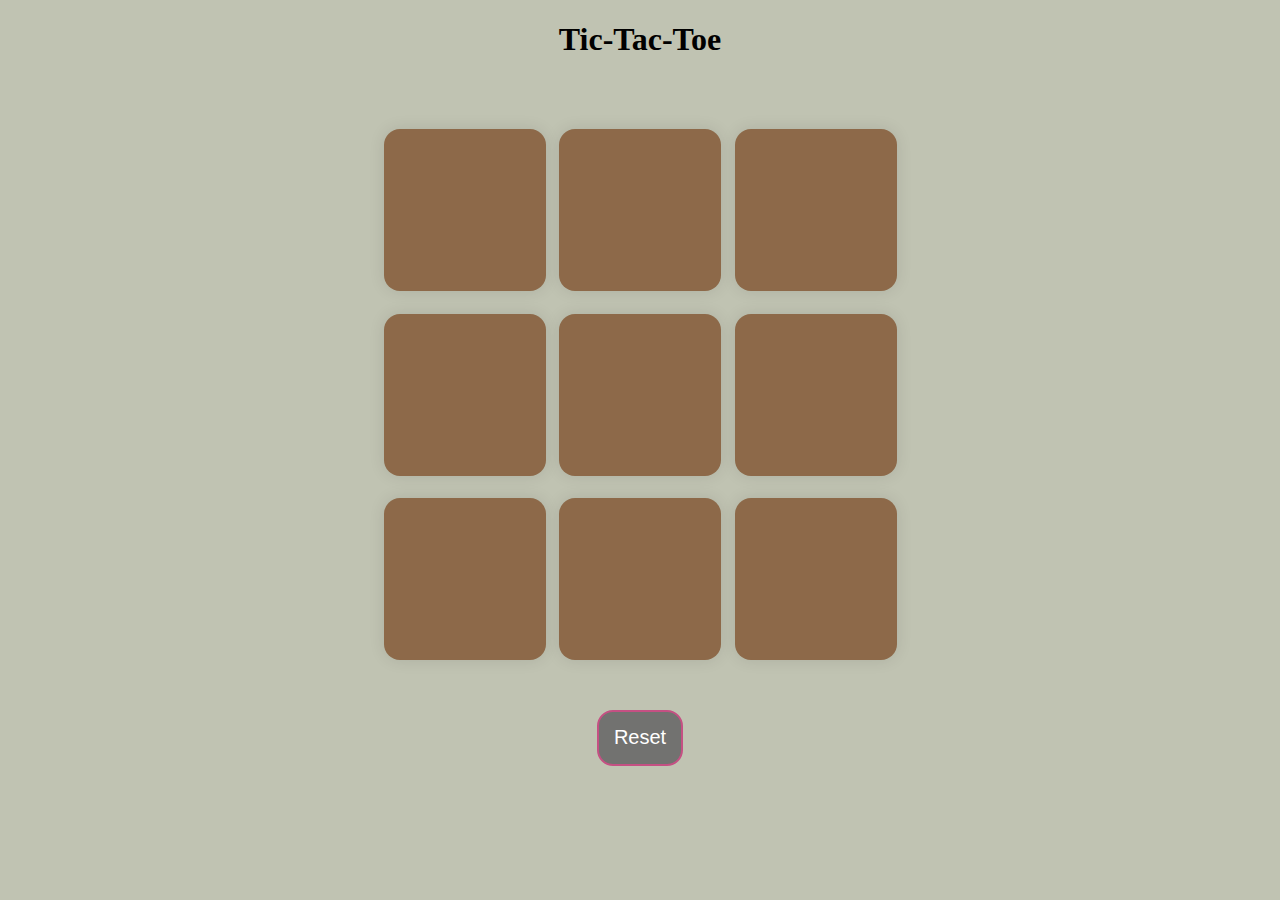
<file: tic-tac/index.html>
<!DOCTYPE html>
<html lang="en">
<head>
    <meta charset="UTF-8">
    <meta name="viewport" content="width=device-width, initial-scale=1.0">
    <title>Tic-Tac-Toe</title>
    <link rel="stylesheet" href="style.css">
</head>
<body>
  <div class="msg-container hide">
    <p id="msg">Winner</p>
    <button id="new-btn">Start Again</button>
  </div>
  
    <main>
        <h1>Tic-Tac-Toe</h1>
        
        <div class="container">
          <div class="game">
            <button class="box"></button>
            <button class="box"></button>
            <button class="box"></button>
            <button class="box"></button>
            <button class="box"></button>
            <button class="box"></button>
            <button class="box"></button>
            <button class="box"></button>
            <button class="box"></button>
          </div>
        </div>
        <div>
            <button id="reset_btn">Reset</button>
            
        </div>
    </main>
    <script src="tic.js "></script>
</body>
</html>
</file>
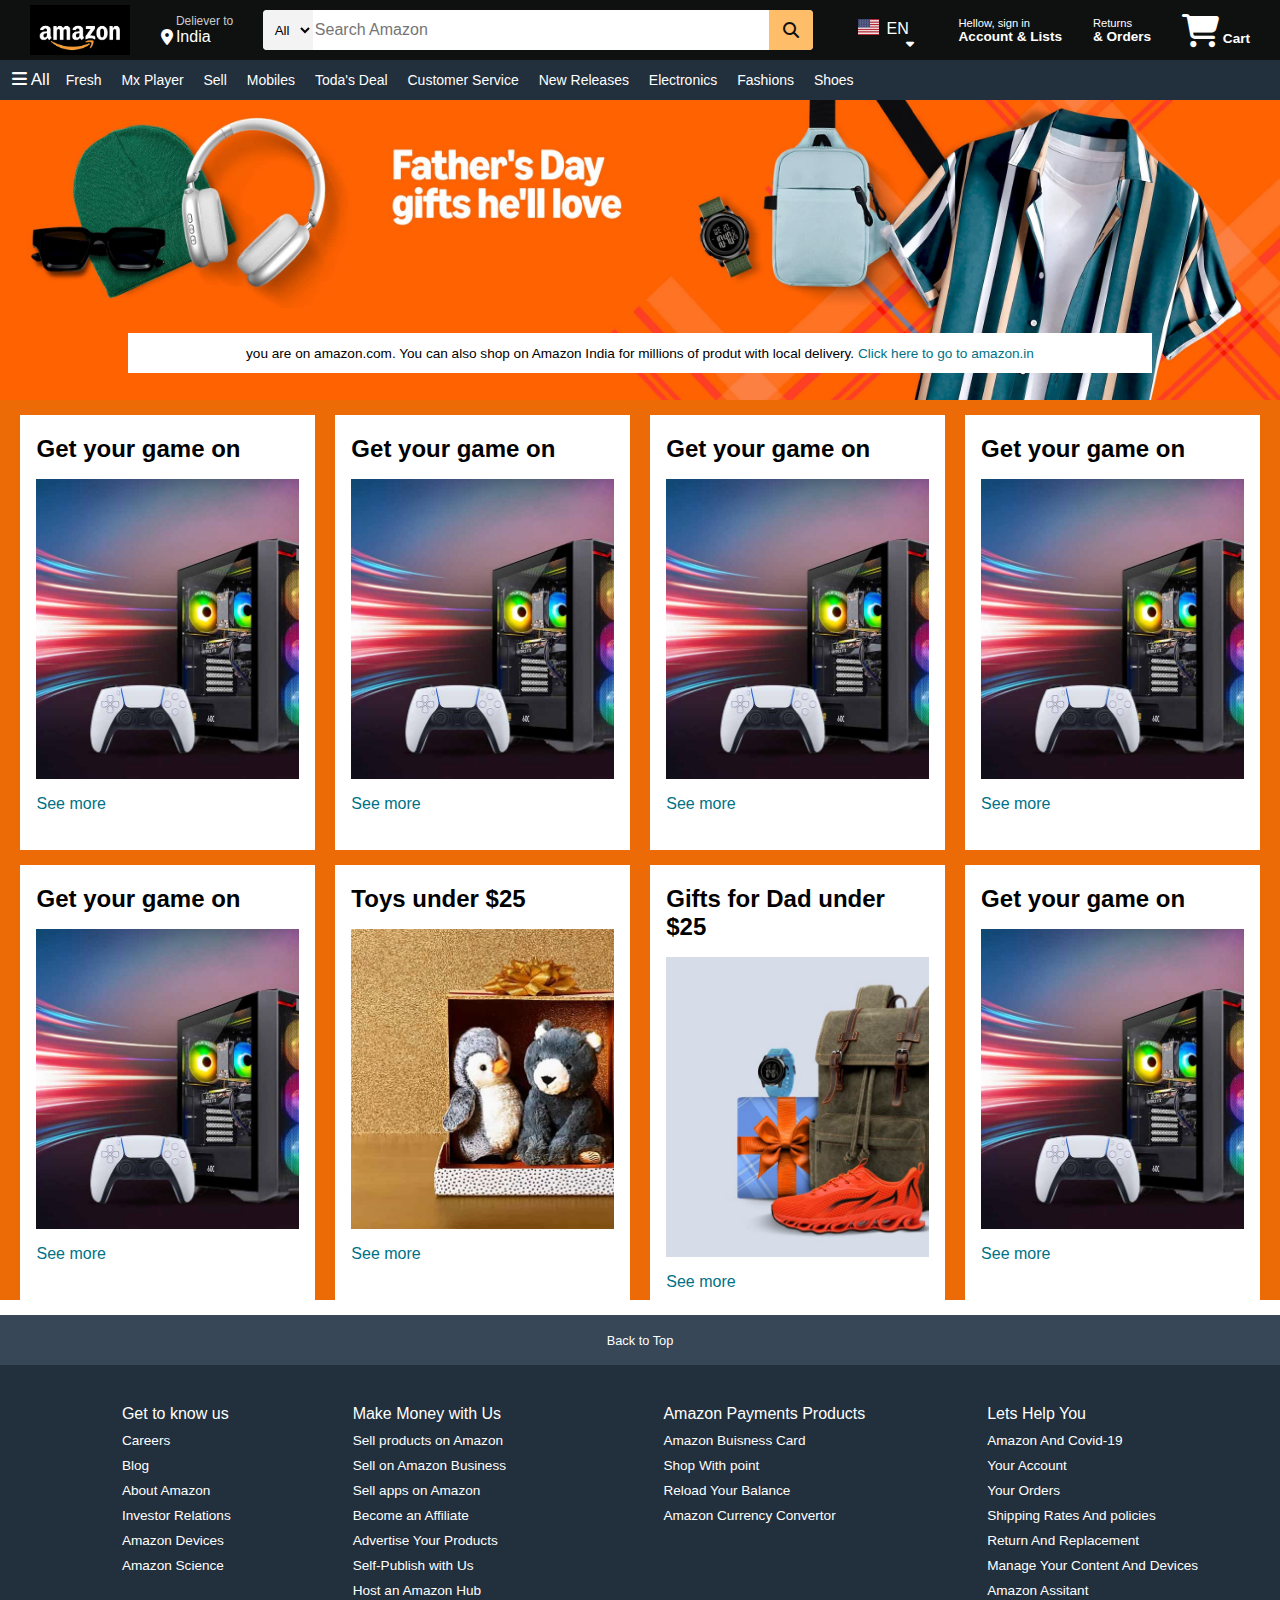
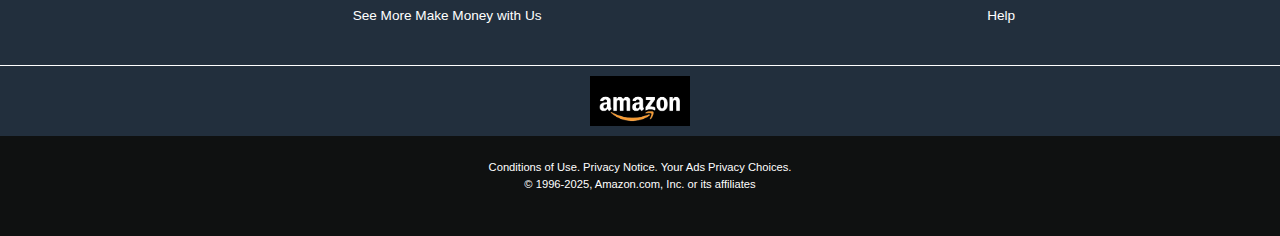
<file: amazon/index1.html>
<!DOCTYPE html>
<html lang="en">
<head>
    <meta charset="UTF-8">
    <meta name="viewport" content="width=device-width, initial-scale=1.0">
    <title>Amazon</title>
    <link rel="stylesheet" href="https://cdnjs.cloudflare.com/ajax/libs/font-awesome/6.7.2/css/all.min.css" integrity="sha512-Evv84Mr4kqVGRNSgIGL/F/aIDqQb7xQ2vcrdIwxfjThSH8CSR7PBEakCr51Ck+w+/U6swU2Im1vVX0SVk9ABhg==" crossorigin="anonymous" referrerpolicy="no-referrer" />
    <link rel="stylesheet" href="style1.css">
</head>
<body>
    <header>
    <div class="navbar">
        <div class="nav-logo border"> <!-- border for hover-->
            <div class="logo"></div>
        </div>
        <div class="nav-address border">
            <p class="add-first">Deliever to</p>
            <div class="add-icon">
                <!-- This is for icon & <i> is icon tag -->
                <i class="fa-solid fa-location-dot"></i>
                <p class="add-second">India</p>
            </div>
        </div> 
        <div class="nav-search">
            <select class="select-search">
            <option>All</option>
            </select>
            <input placeholder="Search Amazon" class="search-input">
            <div class="search-icon">
                <i class="fa-solid fa-magnifying-glass"></i>
            </div>
        </div>
        <div class="country-lang border">
            <div class="flag"></div>
            <div class="lang">EN</div>
        
        <div class="select-menu">
            <i class="fa-solid fa-caret-down"></i>
        </div>
        </div>
        <div class="nav-signin border">
            <p class="nav-first">Hellow, sign in</p>
            <p class="nav-second">Account & Lists</p>
        </div>
        <div class="nav-signin border">
            <p class="nav-first">Returns</p>
            <p class="nav-second"><span>& Orders</span></p>
        </div>
        <div class="nav-cart border">
            <i class="fa-solid fa-cart-shopping"></i>
            Cart
        </div>
        </div>
         <div class="pannel ">
            <div class="pannel-all">
            <i class="fa-solid fa-bars"></i>
            All
            </div>
        <div class="pannel-ops">
            <p>Fresh</p>
            <p>Mx Player</p>
            <p>Sell</p>
            <p>Mobiles</p>
            <p>Toda's Deal</p>
            <p>Customer Service</p>
            <p>New Releases</p>
            <p>Electronics</p>
            <p>Fashions</p>
            <p>Shoes</p>
        </div> 
    </div>
 </header>
<!-- Hero Section -->
 <div class="hero-section">
    <div class="hero-message">
        <p>you are on amazon.com. You can also shop on Amazon India for millions of produt with local delivery. <a>Click here to go to amazon.in</a></p>
        
    </div>
 </div>
 <div class="shop-section">
    <div class="box1 box">
        <div class="box-content">
        <h2>Get your game on</h2>
        <div class="box-image" style="background-image: url('box1.jpg');"></div>
        <p>See more</p>
    </div>
 </div>
    <div class="box2 box"><div class="box-content">
        <h2>Get your game on</h2>
        <div class="box-image" style="background-image: url('box1.jpg');"></div>
        <p>See more</p>
    </div>
</div>
    <div class="box3 box"><div class="box-content">
        <h2>Get your game on</h2>
        <div class="box-image" style="background-image: url('box1.jpg');"></div>
        <p>See more</p>
    </div>
</div>
    <div class="box4 box"><div class="box-content">
        <h2>Get your game on</h2>
        <div class="box-image" style="background-image: url('box1.jpg');"></div>
        <p>See more</p>
    </div>
</div>
 
    <div class="box1 box">
        <div class="box-content">
        <h2>Get your game on</h2>
        <div class="box-image" style="background-image: url('box1.jpg');"></div>
        <p>See more</p>
    </div>
 </div>
    <div class="box2 box"><div class="box-content">
        <h2>Toys under $25</h2>
        <div class="box-image" style="background-image: url('box6.jpg');"></div>
        <p>See more</p>
    </div>
</div>
    <div class="box3 box"><div class="box-content">
        <h2>Gifts for Dad under $25</h2>
        <div class="box-image" style="background-image: url('box7.jpg');"></div>
        <p>See more</p>
    </div>
</div>
    <div class="box4 box">
        <div class="box-content">
           <h2>Get your game on</h2>
           <div class="box-image" style="background-image: url('box1.jpg');"></div>
           <p>See more</p>
        </div>
    </div>
 </div>
 <footer>
    <div class="foot-pannel1">
        Back to Top
    </div>
    <div class="foot-pannel2">
        <ul>
            <p>Get to know us</p>
            <a>Careers</a>
            <a>Blog</a>
            <a>About Amazon</a>
            <a>Investor Relations</a>
            <a>Amazon Devices</a>
            <a>Amazon Science</a>
        </ul>
         <ul>
            <p>Make Money with Us</p>
            <a>Sell products on Amazon</a>
            <a>Sell on Amazon Business</a>
            <a>Sell apps on Amazon</a>
            <a>Become an Affiliate</a>
            <a>Advertise Your Products</a>
            <a>Self-Publish with Us</a>
            <a>Host an Amazon Hub</a>
            <a>See More Make Money with Us</a>
        </ul>
         <ul>
            <p>Amazon Payments Products</p>
            <a>Amazon Buisness Card</a>
            <a>Shop With point</a>
            <a>Reload Your Balance</a>
            <a>Amazon Currency Convertor</a>
        </ul>
         <ul>
            <p>Lets Help You</p>
            <a>Amazon And Covid-19</a>
            <a>Your Account</a>
            <a>Your Orders</a>
            <a>Shipping Rates And policies</a>
            <a>Return And Replacement</a>
            <a>Manage Your Content And Devices</a>
            <a>Amazon Assitant</a>
            <a>Help</a>
        </ul>
    
    </div>
    <div class="foot-pannel3">
        <div class="logo"></div>
    </div>
    <div class="foot-pannel4">
            <div class="pages">
                <a>Conditions of Use.</a>
                <a>Privacy Notice.</a>
                <a>Your Ads Privacy Choices.</a>    
            </div>
            <div class="copyright">
                © 1996-2025, Amazon.com, Inc. or its affiliates
            </div>
    </div>
 </footer>
</body>
</html>
</file>
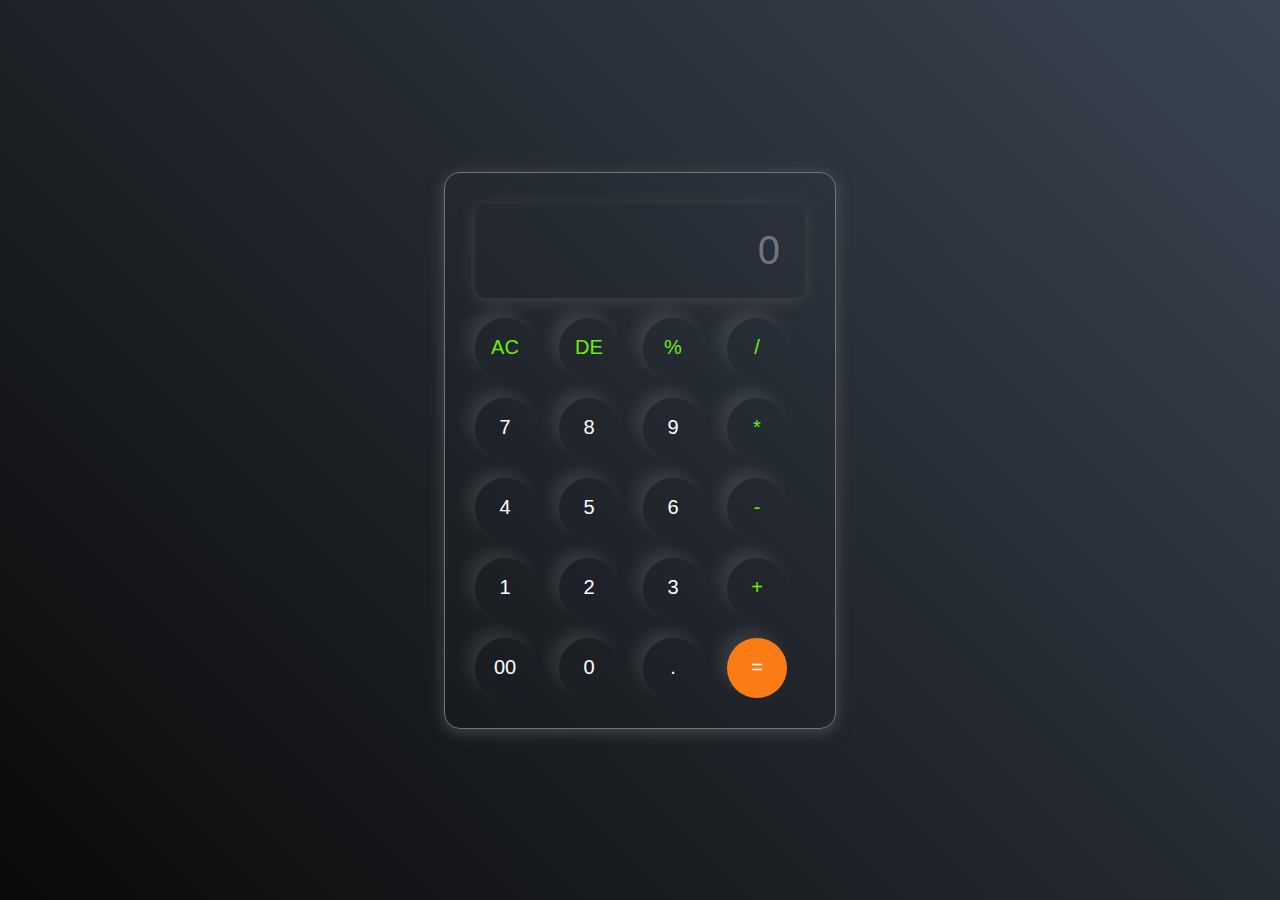
<file: calculator/calci.html>
<!DOCTYPE html>
<html lang="en">
<head>
    <meta charset="UTF-8">
    <meta name="viewport" content="width=device-width, initial-scale=1.0">
    <title>Calculator</title>
    <link rel="stylesheet" href="calci.css">
</head>
<body>
    <div class="Calculator">
        <input type="text" placeholder="0" class="inputbtn">
        <div>
            <button class="operator">AC</button>
            <BUtton class="operator">DE</BUtton>
            <BUtton class="operator">%</BUtton>
            <BUtton class="operator">/</BUtton>
        </div>
        <div>
            <button>7</button>
            <BUtton>8</BUtton>
            <BUtton>9</BUtton>
            <BUtton class="operator">*</BUtton>
        </div>
        <div>
            <button>4</button>
            <BUtton>5</BUtton>
            <BUtton>6</BUtton>
            <BUtton class="operator">-</BUtton>
        </div>
        <div>
            <button>1</button>
            <BUtton>2</BUtton>
            <BUtton>3</BUtton>
            <BUtton class="operator">+</BUtton>
        </div>
        <div>
            <button>00</button>
            <BUtton>0</BUtton>
            <BUtton>.</BUtton>
            <BUtton class="equalbtn">=</BUtton>
        </div>
    </div>
    <script src="calci.js"></script>
</body>
</html>
</file>
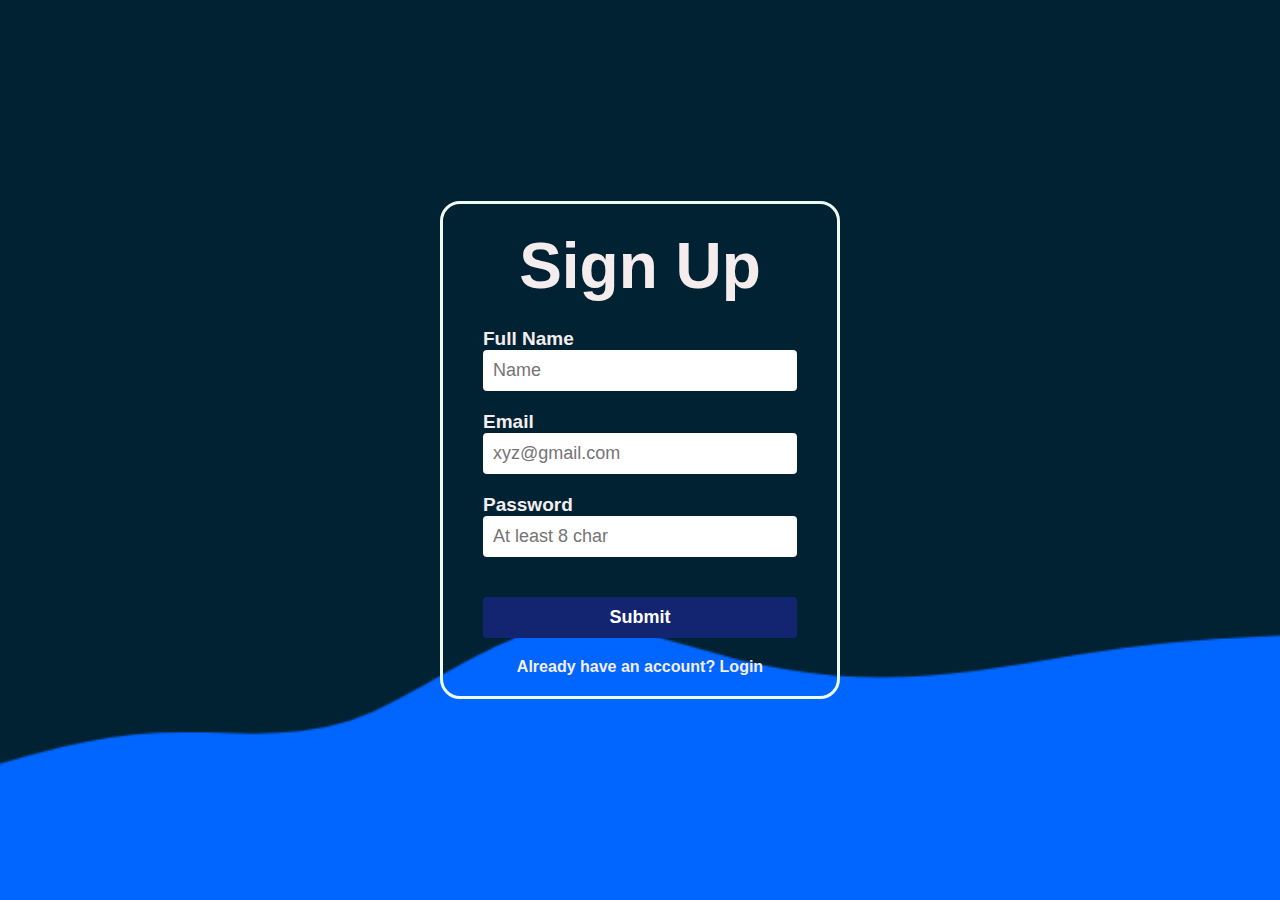
<file: form_validn/form.html>
<!DOCTYPE html>
<html lang="en">
<head>
    <meta charset="UTF-8">
    <meta name="viewport" content="width=device-width, initial-scale=1.0">
    <title>Form validation</title>
    <link rel="stylesheet" href="form.css">
</head>
<body>
    <div class="container">
        <div class="box">
            <header class="signup_header">
                <h1>Sign Up</h1>
            </header>
            <main class="signup-body">
                <form action="#">
                    <p>
                    <label for="name">Full Name</label>
                    <input type="text" placeholder="Name " id="name" required/>
                    </p>
                    <p>
                    <label for="name">Email</label>
                    <input type="email" placeholder="xyz@gmail.com" id="email" required/>
                    </p>
                    <p>
                    <label for="password">Password</label>
                    <input type="password" placeholder="At least 8 char" id="password" required/>
                    </p>
                    <p>
                        <input type="submit" placeholder="Create Account" id="submit">
                    </p>
                </form>
            </main>
            <footer class="signup_footer">
                <p>Already have an account? <a href="#">Login</a></p>
            </footer>
        </div>
    </div>
</body>
<link rel="stylesheet" href="form.js">
</html>
</file>
<file: tic-tac/style.css>
body{
    background-color: rgb(192, 195, 178);
    text-align: center;
}
.container{
    height: 70vh;
    display: flex;
    justify-content: center; /* center horizontally */
    align-items: center;     /* center vertically */
}
.game{
    height: 60vmin;
    width: 60vmin;
    display: flex;   /*come in single line */
    flex-wrap: wrap; /*jagah nhi to next line me aayo  */
    align-items: center;
    justify-content: center;
    gap: 1.5vmin;
}
.box{
    height: 18vmin;
    width: 18vmin;
    border-radius: 1rem;
    border: none;
    box-shadow: 0 0 1rem rgba(0,0,0,0.1);
    font-size: 8vmin;
    color: rgb(95, 37, 37);
    background-color: rgb(141, 105, 73); 
}
#reset_btn{
    padding: 0.9rem;
    font-size: 1.25rem;
    background-color: #727270;
    color: white;
    border: 2px solid rgb(197, 80, 131);
    border-radius: 1rem;
}
#new-btn{
    padding: 0.9rem;
    font-size: 1.3rem;
    background-color: #727270;
     color: white;
    border: 2px solid rgb(197, 80, 131);
    border-radius: 1rem;
}
#msg{
    color: #ffffc7;
    font-size: 8vmin;
}
.msg-container{
    height: 100vmin;
    display: flex;
    justify-content: center;
    align-items: center;
    flex-direction: column;
    gap: 4rem;
}
.hide{
    display: none;
}
</file>
<file: amazon/style1.css>
*{
    margin: 0;
    font-family: Arial;
    border: border-box;
}
.navbar{
    height: 60px;
    background-color: #0f1111;
    color: white;
    display: flex;  /** display all in one line**/
    align-items: center;   /** all items of this div come in centre vertically **/
    justify-content: space-evenly;  /* put equal space in b/w and edgeg of items */
    
}
/** box1 **/
.nav-logo{
    height: 50px;
    width: 100px;
}
.logo{
    background-image: url("amazon_logo.png");
    height: 50px;
    width: 100%;
    background-size: cover;
}
.border{
    border: 1.5px solid transparent;   /** a transparent border which hover **/
}
.border:hover{
    border: 1.5px solid white;     /** hover by this **/
}
/** box2 **/
.add-first{
    font-size: 12px;
    color: #cccccc;
    margin-left: 15px;  /** left se 15px shift **/
}
.add-second{
    font-size: 16px;
    margin-left: 3px;   /** left se 3px shift **/
}
.add-icon{
    display: flex;    /** so icon and india come in same line due to flex **/
    align-items: center;     /** all items of this div come in centre vertically **/
}
/** box3 **/
.nav-search{
    display: flex;     /** Every element of this div will come in a line **/
    background-color: pink;
    width: 550px;   /** for widht **/
    height: 40px;    /** for height **/
    border-radius: 4px;  /** for corner curve **/
}
.nav-search:hover{
    border: 2px solid orange;   /**For orange border on hover **/
}
.select-search{
    background-color: #f3f3f3;
    color: black;
    width: 50px;
    height: 40px;
    text-align: center;
    border-top-left-radius: 4px;     /** curve is only for  top left **/
    border-bottom-left-radius: 4px;  /** curve is only for bottom left  **/
    border: none;  /** remove default border **/
}
.search-input{
    width: 455px;
    font-size: 1rem;
    border: none;
}
.search-icon{
    background-color: #febd68;
    color: #0f1111;
    width: 45px;
     border-top-right-radius: 4px;
    border-bottom-right-radius: 4px;
    display: flex;
    align-items: center;    /** for vertically centre **/
    justify-content: center;  /** for horizontally centre **/
    font-size: 1rem;
}
/** box4 **/
.country-lang {
    display: flex;
    width: 69.38px;
    margin: 0px 1px;
    height: 50px;
    align-items: center;
    justify-content: center;
    padding: 0px 6px 5px 7px;
   
}

.flag {
    background-image: url("flag.webp");
    width: 21.6px;
    height: 16.2px;
    margin: 0px 2px 1px 0px;
    background-size: cover;
 
}

.lang {
    width: 18.38px;
    height: 15px;
    margin-left: 5px;
   
}

.select-menu {
   width: 8px;
   height: 4px;
   margin: 20px 0px 0px 1px;  
   font-size: 0.8rem; 
   text-align: center;     
}
/** box5**/

.nav-first{
    font-size: 0.7rem;
}
.nav-second{
    font-size: 0.85rem;
    font-weight: 700;
}
/**box6**/
.nav-cart i {   /**style will apply only on that icon**/
   font-size: 33px;
}
.nav-cart{
    font-size: 0.85rem;
    font-weight: 700;
}
.pannel{
    height: 40px;
    background-color: #222f3d;
    display: flex;  /** Everything is inline **/
    color: white;
    align-items: center;
       /** verticallly aligh **/
}
.pannel-ops p{
    display: inline;  /** all options of paragraph is inline **/
    margin-left: 16px;
    
    justify-content: space-evenly;
     align-items: center;
     font-size: 14px;
}
.pannel-ops{
    width: 70%;  /** pannel options wala 70% width le **/
    font-size: 14px;
    
}
.pannel-all{
    margin-left: 12px;
    font-size: 17px;
    
}
/** hero-section**/
.hero-section{
    background-image: url("hero_image.jpg");
    height: 300px;
    background-size: cover;
    display: flex;
    justify-content: center;
    align-items: flex-end;  /** hero-message end me le jane ke liye**/
}
.hero-message{
    background-color: white;
    color: black;
    height: 40px;
    display: flex;
    align-items: center;
    justify-content: center;
    font-size: 0.85rem;
    width: 80%;
    margin-bottom: 27px;  /** bottom se 25px upr **/
}
.hero-message a {
    color: #007185;  /** hero-message me jo ancle tag hai**/
}
.shop-section{
    display: flex;
    flex-wrap: wrap;
    justify-content: space-evenly;
    background-color: #ed6b06;
}
.box{
    height: 400px;
    width: 23%;
    background-color: white;
    padding: 20px 0px 15px;
    margin-top: 15px;
}
.box-image{
    height: 300px;
    background-size: cover;
    margin-top: 1rem;
    margin-bottom: 1rem;
   
}
.box-content{
    margin-left: 1rem;
    margin-right: 1rem;
}
.box-content p {
    color: #007185;
}
/** footer**/
footer{
    margin-top: 15px;
}
.foot-pannel1{
   background-color: #374758; 
   color: white;
   display: flex;
   align-items: center;
   justify-content: center;
   font-size: 0.8rem;
   height: 50px;
}
.foot-pannel2{
    display: flex;  /** all ul are horizontaly align**/
    background-color: #222f3d;
    color: white;
    height: 300px;
    justify-content: space-evenly;
}
ul{
    margin-top: 40px;
}
ul a {                     /** a of unordered list**/
    display: block;
    font-size: 0.85rem;
    margin-top: 10px;
    columns: #dddddd;
}
.foot-pannel3{
background-color: #222f3d;
color: white;
border-top: 0.5px solid white;
height: 70px;
display: flex;
justify-content: center;
align-items: center;
}
.logo{
     background-image: url("amazon_logo.png");
    height: 50px;
    width: 100px;
    background-size: cover;
}
.foot-pannel4{
    background-color: #0f1111;
    color: white;
    height: 100px;
    font-size: 0.7rem;
   text-align: center;
}
.pages{
    padding-top: 25px;
}
.copyright{
   padding-top: 5px;
}
</file>
<file: calculator/calci.css>
*{
    margin: 0;
    padding: 0;
    box-sizing: border-box;
}
body{
    width: 100%;
    height: 100vh;
    display: flex;
    justify-content: center;
    align-items: center;
    background: linear-gradient(45deg,#0a0a0a, #3a4452);
}
.Calculator{
 border: 1px solid #717377;
 padding: 20px;
 border-radius: 16px;
 background: transparent;
box-shadow: 0px 3px 15px rgb(113, 115, 119,.5);
}
input{
    width: 330px;
    cursor: pointer;
    border-radius: 11px;
    border: none;
    padding: 25px;
    margin: 10px;
    background: transparent;
    box-shadow: 0px 3px 15px rgb(84, 84, 84,.6);
    text-align: right;
    color: white;
    font-size: 40px;

}
button{
    cursor: pointer ;
    width: 60px;
    height: 60px;
    margin: 10px;
    border-radius: 50%;
    border: none;
    color: white;
    background: transparent;
    font-size: 20px;
    box-shadow: -8px -8px 15px rgb(255, 255, 255,.1);

}
.equalbtn{
    background-color: #fb7c14;
}
.operator{
    color: #6dee0a;
}
</file>
<file: form_validn/form.css>
*{
    margin: 0;
    padding: 0;
    box-sizing: border-box;
    font-family: sans-serif;
    color: rgb(245, 237, 237);
}
.container{
    background: url("wave-haikei.png") no-repeat center center fixed;
    background-size: cover;
    width: 100%;
    height: 100vh;
}
.box{
    width: 400px;
    position: relative; /* means relative hai top se 50% & bottom se 50%  */
    top: 50%;
    left: 50%;
    transform: translate(-50%,-50%);
    border: 3px solid rgb(237, 252, 240);
    border-radius: 20px;
    padding: 20px 40px;
}
.signup_header{
    text-align: center;
    font-size: 2rem;
    padding: 5px 8px;
    
}
.signup-body p{
    margin-top: 20px;
    
}
.signup-body p label{
    font-size: 19px;
    font-weight: bold;

}
.signup-body p input{
    width: 100%;
    padding: 10px;
    border-radius: 4px;
    border: none;
    font-size: 18px;
    outline: none;
    color: black;
}
.signup-body p input[type="submit"]{
    background-color: rgb(19, 37, 112);
    color: white;
    font-weight: bold;
    cursor: pointer;
    margin-top: 20px;
}
.signup-body p input[type="submit"]:hover{
    background-color: #133c57;
}
.signup_footer p{
    text-align: center;
    font-weight: bold;
    margin-top: 20px;
}
.signup_footer p a{
    text-decoration: none;

}
.signup_footer p a:hover{
    color: rgb(19, 37, 112);
    text-decoration: underline;
}
</file>
